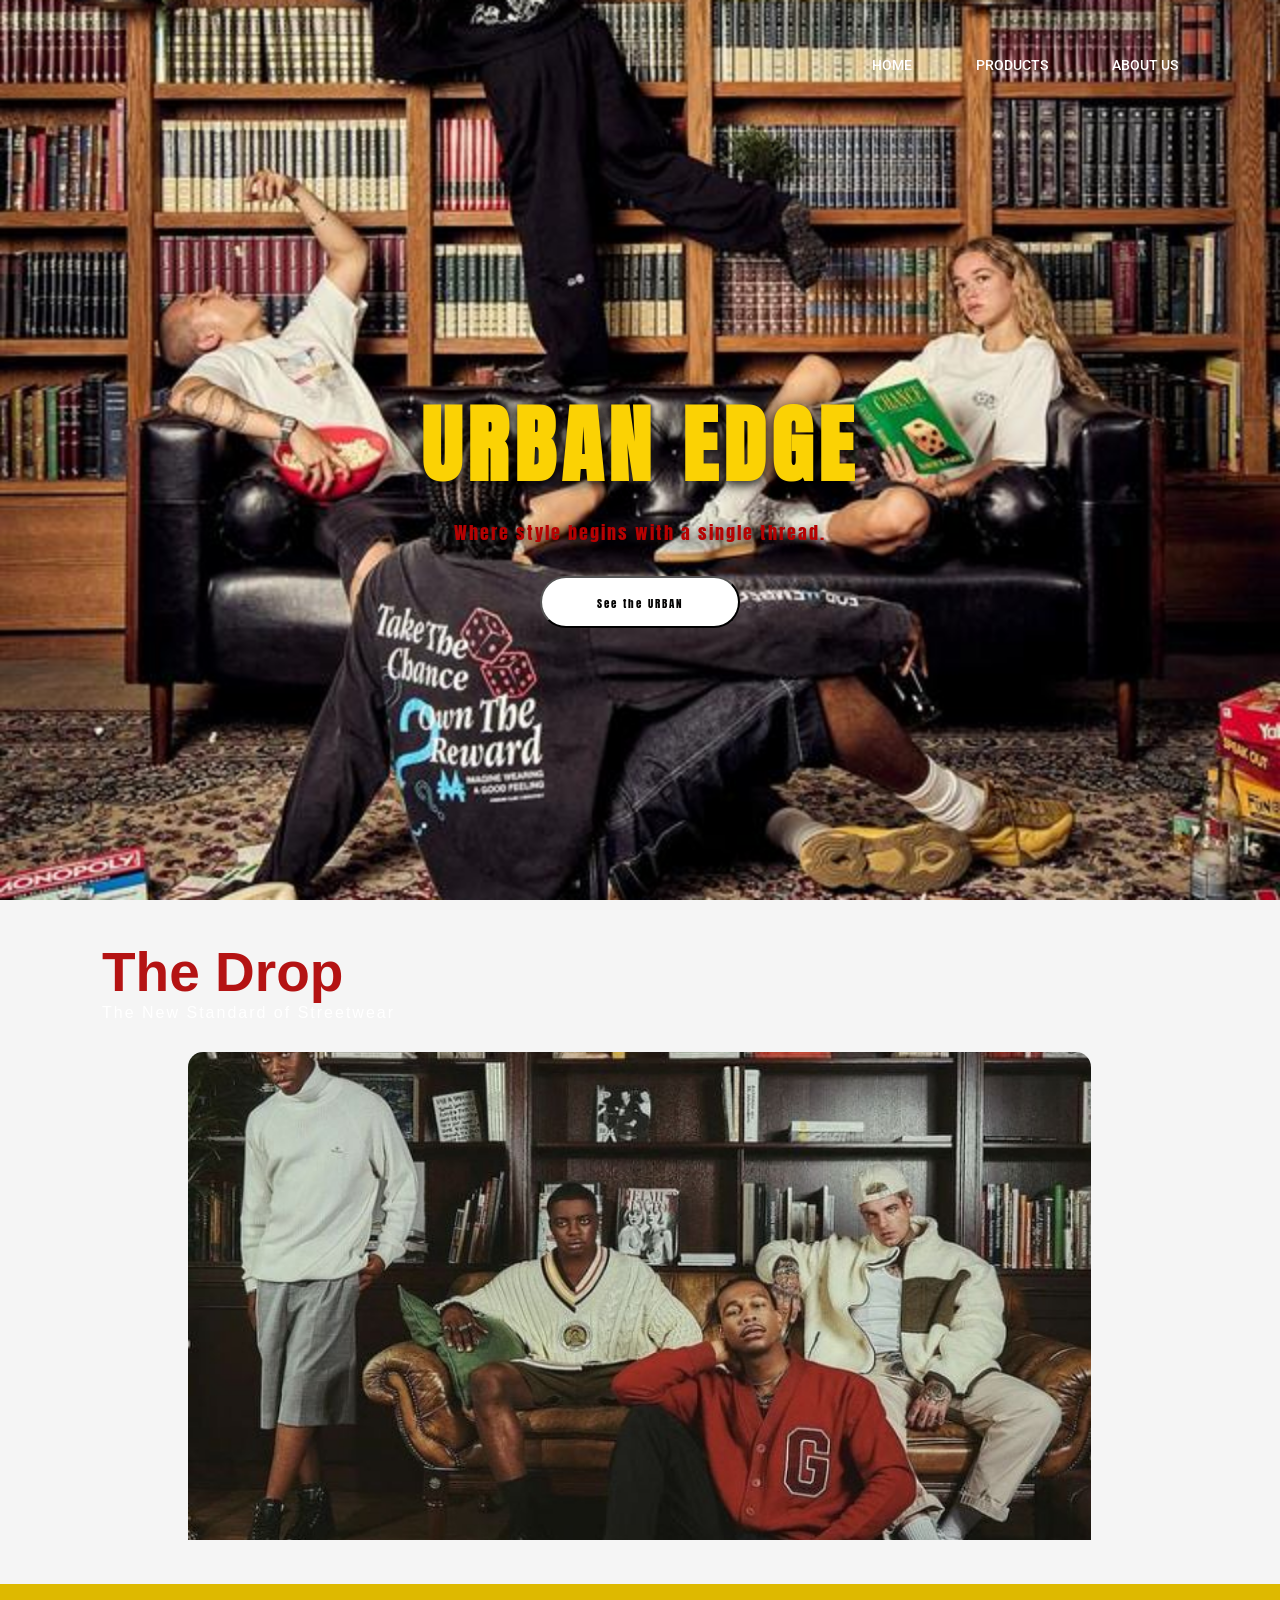
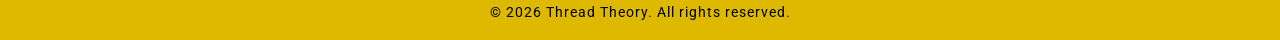
<file: index.html>
<!DOCTYPE html>
<html>
    <head>
        <meta name="viewport" content="width=device-width, initial-scale=1.0">
        <link rel="stylesheet" href="style.css">
        
        <link href="https://fonts.googleapis.com/css2?family=Anton&display=swap" rel="stylesheet"><link href="https://fonts.googleapis.com/css2?family=Roboto:ital,wght@0,100..900;1,100..900&display=swap" rel="stylesheet">
    </head>
    <body>
    <div class="container">
        <div class="navbar">
            <nav>
                <ul>
                    <li><a href="index.html">HOME</a></li>
                    <li><a href="product.html">PRODUCTS</a></li>
                    <li><a href="contact.html">ABOUT US</a></li>
                </ul>
            </nav>
        </div>
         <div class="row">
        <div class="col">
            <h1>URBAN EDGE</h1>
            <p>Where style begins with a single thread.</p>
             <button type="button"><a href="product.html">See the URBAN</a></button>
        </div>
    </div>
    </div>


    <!-- IFRAME -->
     <div class="product-frame">
        <iframe src="iframe.html"></iframe>
     </div>



    <!-- FOOTER -->
<footer class="footer">
    <p>© 2026 Thread Theory. All rights reserved.</p>
</footer>

</div>
</html>
</file>
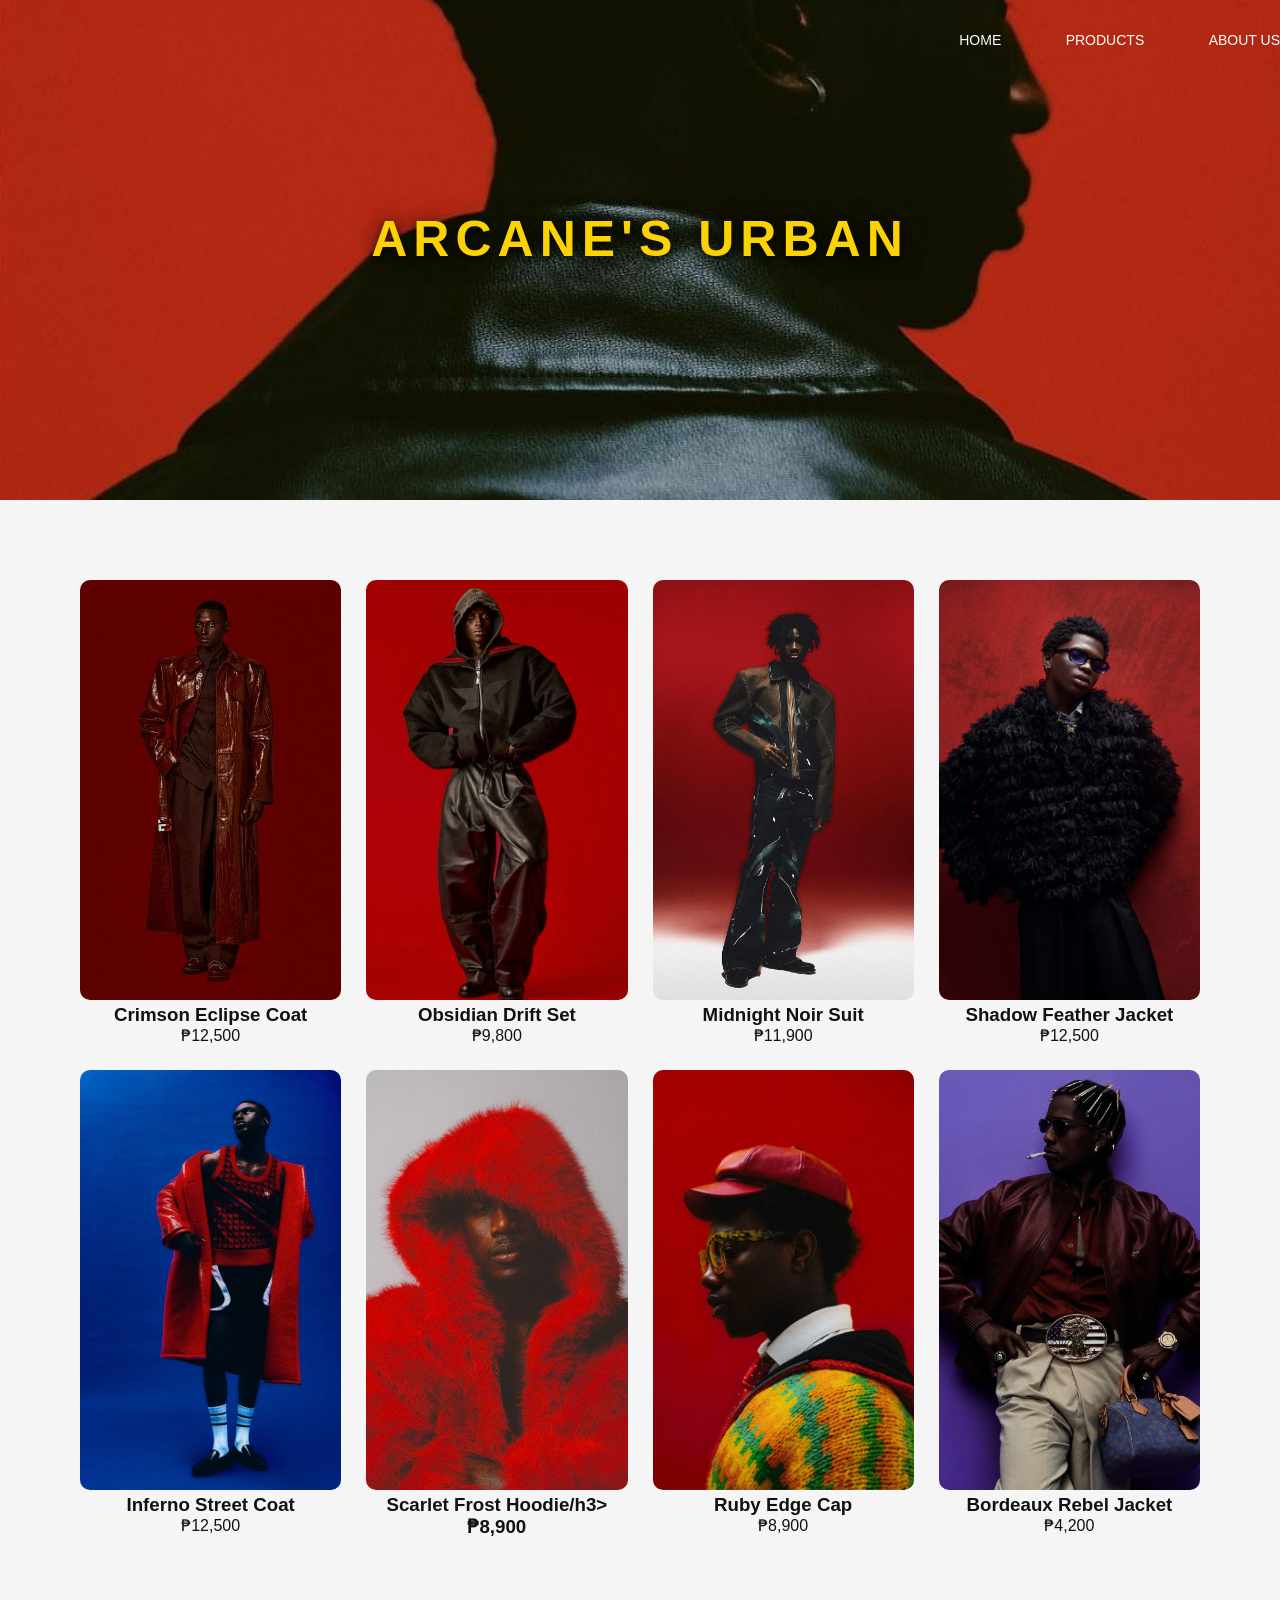
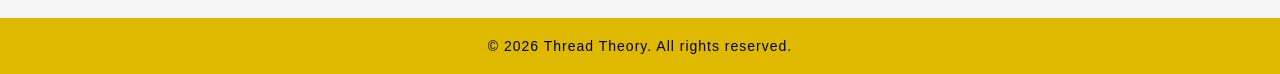
<file: collection1.html>
<!DOCTYPE html>
<html>
<head>
    <link rel="stylesheet" href="style.css">
</head>
<body>
    <div class="Collection1">
        <div class="navbar">
            <nav>
                <ul>
                    <li><a href="index.html">HOME</a></li>
                    <li><a href="product.html">PRODUCTS</a></li>
                    <li><a href="contact.html">ABOUT US</a></li>
                </ul>
            </nav>
        </div>
        <h1>ARCANE's URBAN</h1>
        </div>
 


    
    <div class="collection">

    <div class="product">
        <img src="image/c1-pr1.jpg">

        <div class="overlay">
            <p>A bold glossy leather trench designed to command attention with its deep crimson shine.</p>
            <a  class="collection-btn">BUY</a>>
        </div>

        <h3>Crimson Eclipse Coat</h3>
        <p>₱12,500</p>
    </div>

    <div class="product">
        <img src="image/c1-pr2.jpg">

        <div class="overlay">
            <p>A sleek futuristic leather set that blends streetwear attitude with modern minimalism.</p>
            <a  class="collection-btn">BUY</a>>
        </div>

        <h3>Obsidian Drift Set</h3>
        <p>₱9,800</p>
    </div>

    <div class="product">
        <img src="image/c1-pr3.jpg">

        <div class="overlay">
            <p>A dark high-fashion ensemble that delivers mystery and elegance in every step.</p>
           <a  class="collection-btn">BUY</a>>
        </div>

        <h3>Midnight Noir Suit</h3>
        <p>₱11,900</p>
    </div>

      <div class="product">
        <img src="image/c1-pr4.jpg">

        <div class="overlay">
            <p>A dramatic textured jacket that adds volume and luxury to any night look.</p>
            <a  class="collection-btn">BUY</a>>
        </div>

        <h3>Shadow Feather Jacket</h3>
        <p>₱12,500</p>
    </div>

    <div class="product">
        <img src="image/c1-pr5.jpg">

        <div class="overlay">
            <p>A vibrant red layered coat built for bold street style and confident movement.</p>
            <a  class="collection-btn">BUY</a>>
        </div>

        <h3>Inferno Street Coat</h3>
        <p>₱12,500 </p>
    </div>

    <div class="product">
        <img src="image/c1-pr6.jpg">

        <div class="overlay">
        <p>A plush oversized hoodie designed for warmth while keeping an edgy urban aesthetic.</p>
        <a  class="collection-btn">BUY</a>>
        </div>

        <h3>Scarlet Frost Hoodie/h3>
        <p>₱8,900</p>
    </div>

    <div class="product">
        <img src="image/c1-pr7.jpg">

        <div class="overlay">
            <p>A sleek red leather cap that adds a sharp modern accent to casual outfits.</p>
           <a  class="collection-btn">BUY</a>>
        </div>

        <h3>Ruby Edge Cap</h3>
        <p>₱8,900</p>
    </div>

    <div class="product">
        <img src="image/c1-pr8.jpg">

        <div class="overlay">
            <p>A deep burgundy leather jacket that blends vintage attitude with modern luxury</p>
            <a  class="collection-btn">BUY</a>>
        </div>

        <h3>Bordeaux Rebel Jacket</h3>
        <p>₱4,200</p>
    </div>

</div>

    <!-- FOOTER -->
<footer class="footer">
    <p>© 2026 Thread Theory. All rights reserved.</p>
</footer>


</body>
</html>
</file>
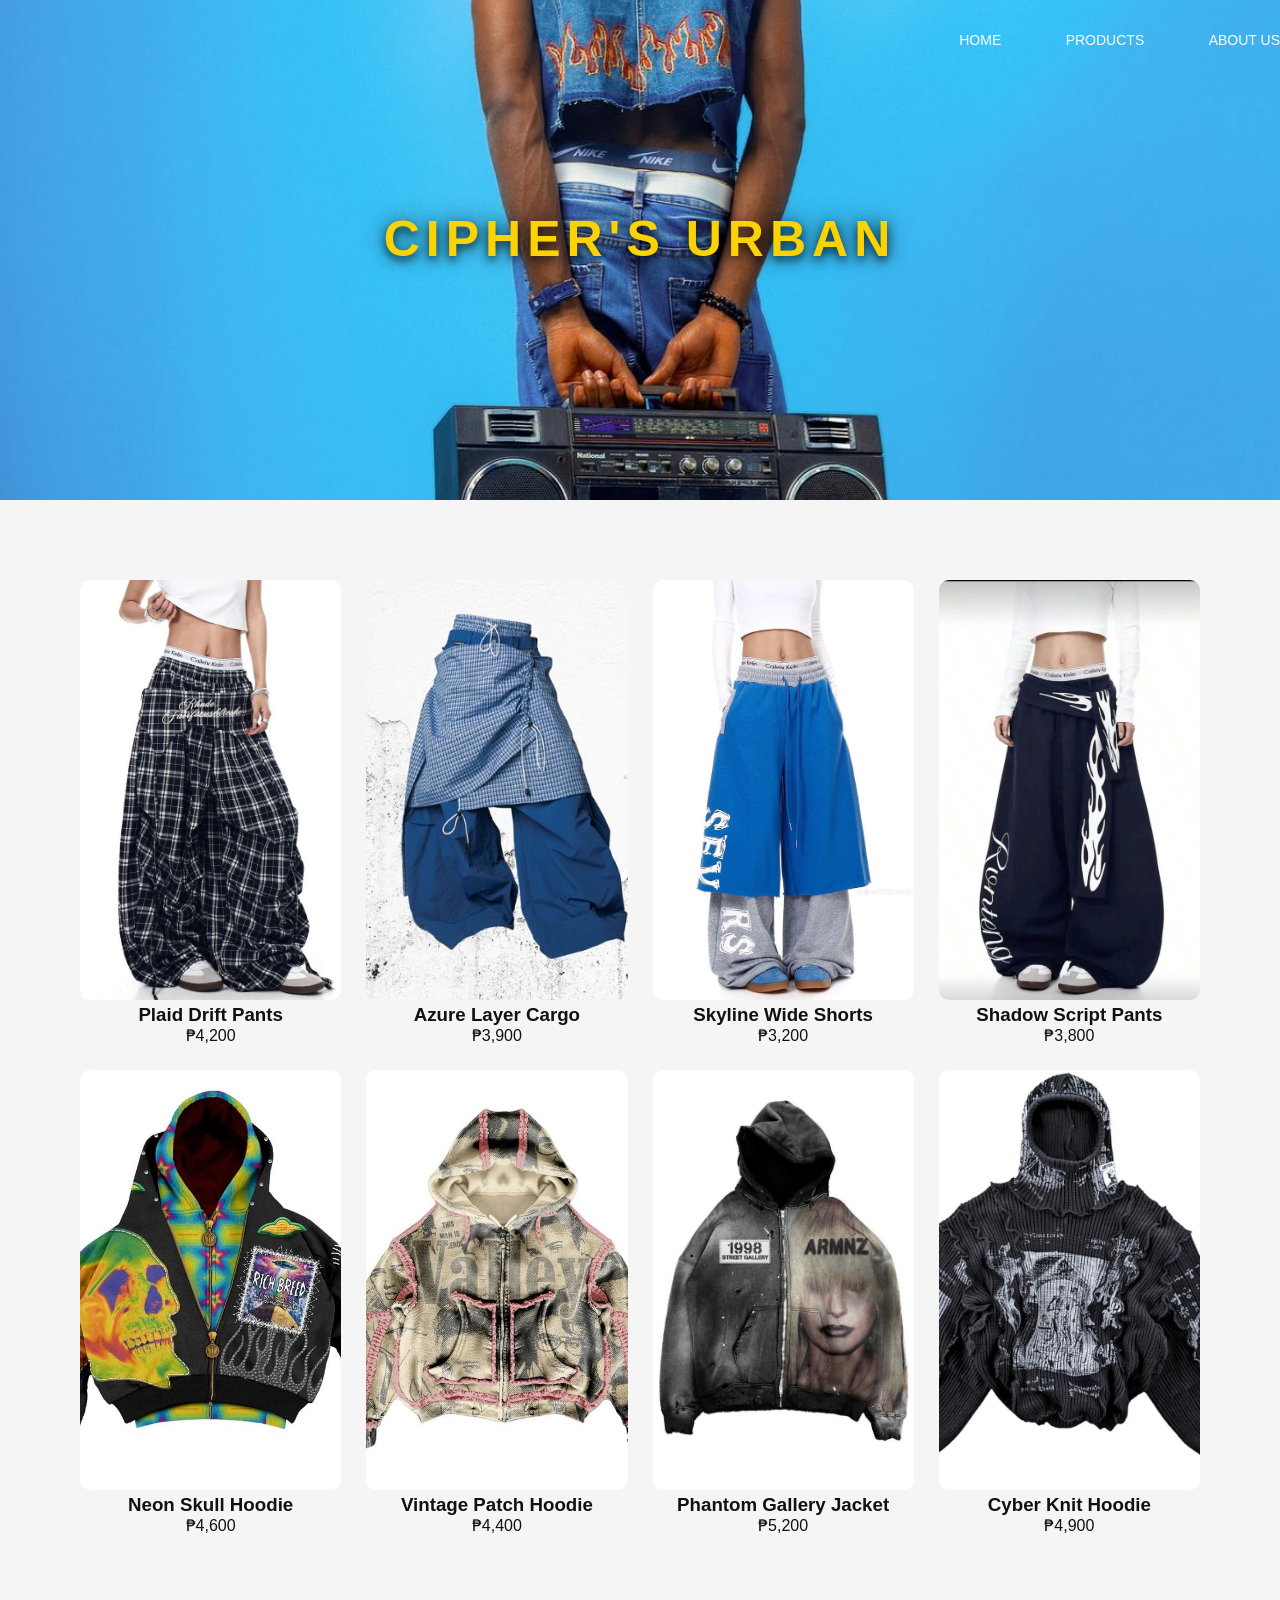
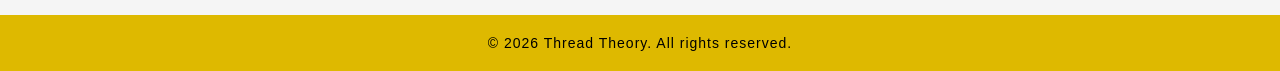
<file: collection2.html>
<!DOCTYPE html>
<html>
<head>
    <link rel="stylesheet" href="style.css">
</head>
<body>

<div class="Collection2">
    <div class="navbar">
        <nav>
            <ul>
                <li><a href="index.html">HOME</a></li>
                <li><a href="product.html">PRODUCTS</a></li>
                <li><a href="contact.html">ABOUT US</a></li>
            </ul>
        </nav>
    </div>
    <h1>CIPHER's URBAN</h1>
</div>


<div class="collection">

    <div class="product">
        <img src="image/c2-pr1.jpg">

        <div class="overlay">
            <p>Oversized plaid trousers with a relaxed streetwear vibe.</p>
            <a class="collection-btn">BUY</a>
        </div>

        <h3>Plaid Drift Pants</h3>
        <p>₱4,200</p>
    </div>

    <div class="product">
        <img src="image/c2-pr2.jpg">

        <div class="overlay">
            <p>Layered blue cargo pants with a modern utility design.</p>
            <a class="collection-btn">BUY</a>
        </div>

        <h3>Azure Layer Cargo</h3>
        <p>₱3,900</p>
    </div>

    <div class="product">
        <img src="image/c2-pr3.jpg">

        <div class="overlay">
            <p>Loose sporty shorts made for comfort and bold style.</p>
            <a class="collection-btn">BUY</a>
        </div>

        <h3>Skyline Wide Shorts</h3>
        <p>₱3,200</p>
    </div>

    <div class="product">
        <img src="image/c2-pr4.jpg">

        <div class="overlay">
            <p>Dark wide-leg pants featuring striking graphic lettering.</p>
            <a class="collection-btn">BUY</a>
        </div>

        <h3>Shadow Script Pants</h3>
        <p>₱3,800</p>
    </div>

    <div class="product">
        <img src="image/c2-pr5.jpg">

        <div class="overlay">
            <p>A colorful hoodie with vibrant skull artwork and street attitude.</p>
            <a class="collection-btn">BUY</a>
        </div>

        <h3>Neon Skull Hoodie</h3>
        <p>₱4,600</p>
    </div>

    <div class="product">
        <img src="image/c2-pr6.jpg">

        <div class="overlay">
            <p>Distressed hoodie with layered graphics for a retro look.</p>
            <a class="collection-btn">BUY</a>
        </div>

        <h3>Vintage Patch Hoodie</h3>
        <p>₱4,400</p>
    </div>

    <div class="product">
        <img src="image/c2-pr7.jpg">

        <div class="overlay">
            <p>Dark artistic jacket featuring bold portrait graphics.</p>
            <a class="collection-btn">BUY</a>
        </div>

        <h3>Phantom Gallery Jacket</h3>
        <p>₱5,200</p>
    </div>

    <div class="product">
        <img src="image/c2-pr8.jpg">

        <div class="overlay">
            <p>Textured black hoodie with futuristic layered detailing.</p>
            <a class="collection-btn">BUY</a>
        </div>

        <h3>Cyber Knit Hoodie</h3>
        <p>₱4,900</p>
    </div>

</div>


<!-- FOOTER -->
<footer class="footer">
    <p>© 2026 Thread Theory. All rights reserved.</p>
</footer>

</body>
</html>
</file>
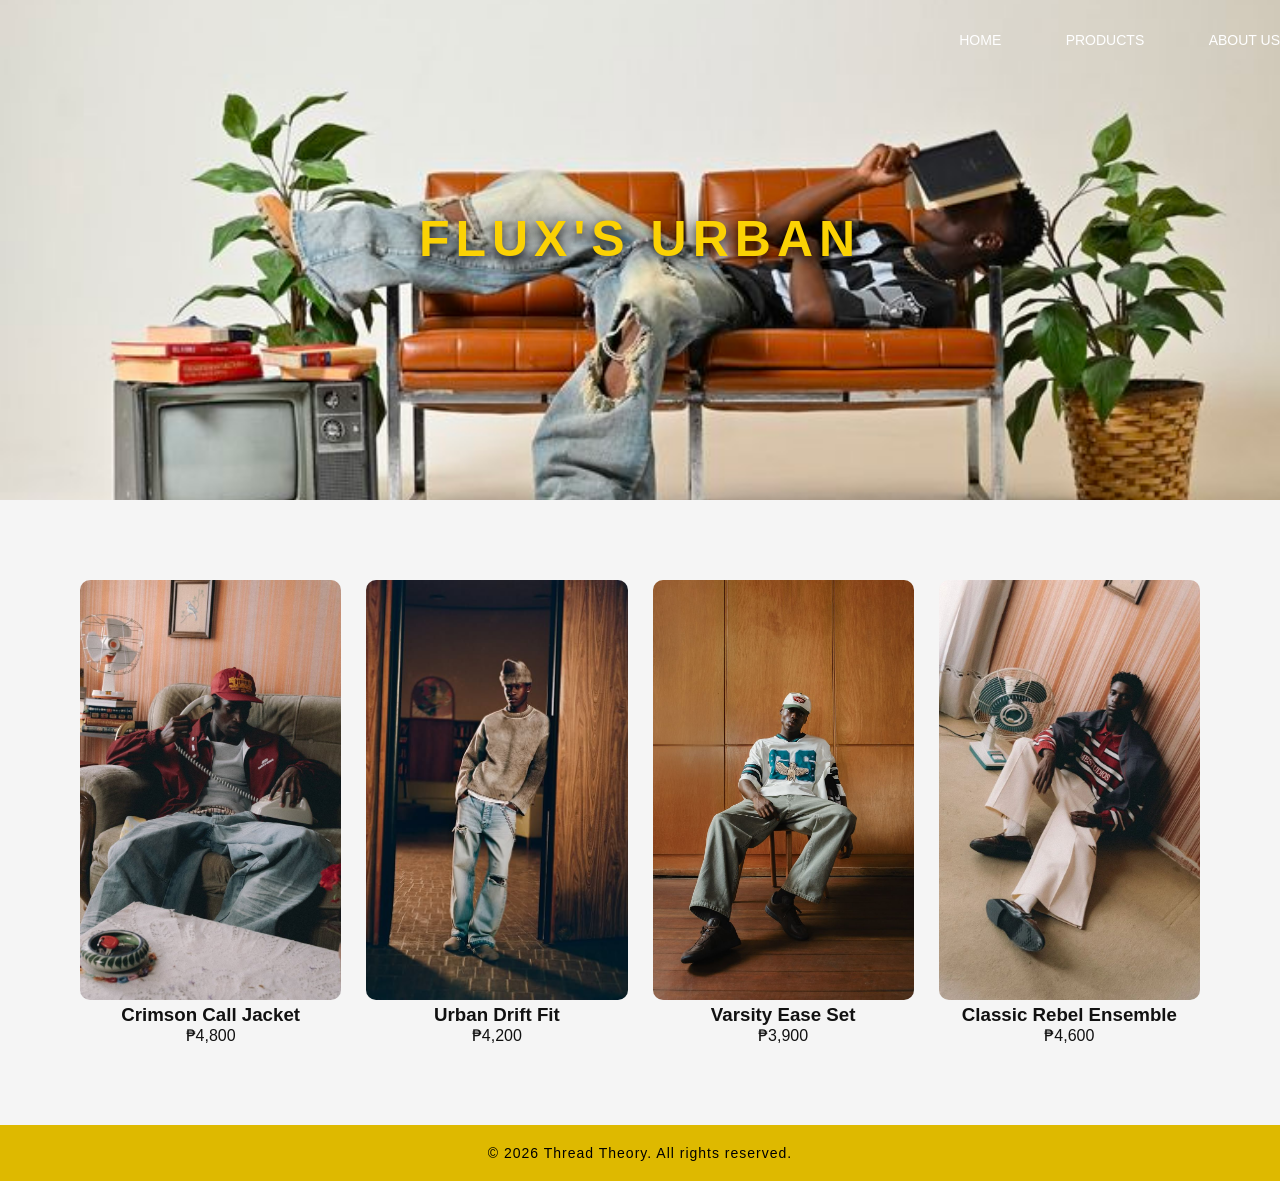
<file: collection3.html>
<!DOCTYPE html>
<html>
<head>
    <link rel="stylesheet" href="style.css">
</head>
<body>

<div class="Collection3">
    <div class="navbar">
        <nav>
            <ul>
                <li><a href="index.html">HOME</a></li>
                <li><a href="product.html">PRODUCTS</a></li>
                <li><a href="contact.html">ABOUT US</a></li>
            </ul>
        </nav>
    </div>
    <h1>FLUX's URBAN</h1>
</div>


<div class="collection">

    <div class="product">
        <img src="image/c3-pr1.jpg">

        <div class="overlay">
            <p>A relaxed vintage-inspired street jacket paired with loose denim for effortless urban style.</p>
            <a class="collection-btn">BUY</a>
        </div>

        <h3>Crimson Call Jacket</h3>
        <p>₱4,800</p>
    </div>

    <div class="product">
        <img src="image/c3-pr2.jpg">

        <div class="overlay">
            <p>A casual layered outfit blending neutral tones with modern streetwear attitude.</p>
            <a class="collection-btn">BUY</a>
        </div>

        <h3>Urban Drift Fit</h3>
        <p>₱4,200</p>
    </div>

    <div class="product">
        <img src="image/c3-pr3.jpg">

        <div class="overlay">
            <p>A sporty retro-inspired look combining oversized denim and a bold varsity tee.</p>
            <a class="collection-btn">BUY</a>
        </div>

        <h3>Varsity Ease Set</h3>
        <p>₱3,900</p>
    </div>

    <div class="product">
        <img src="image/c3-pr4.jpg">

        <div class="overlay">
            <p>A refined street outfit mixing tailored trousers with a bold statement jacket.</p>
            <a class="collection-btn">BUY</a>
        </div>

        <h3>Classic Rebel Ensemble</h3>
        <p>₱4,600</p>
    </div>

</div>


<!-- FOOTER -->
<footer class="footer">
    <p>© 2026 Thread Theory. All rights reserved.</p>
</footer>

</body>
</html>
</file>
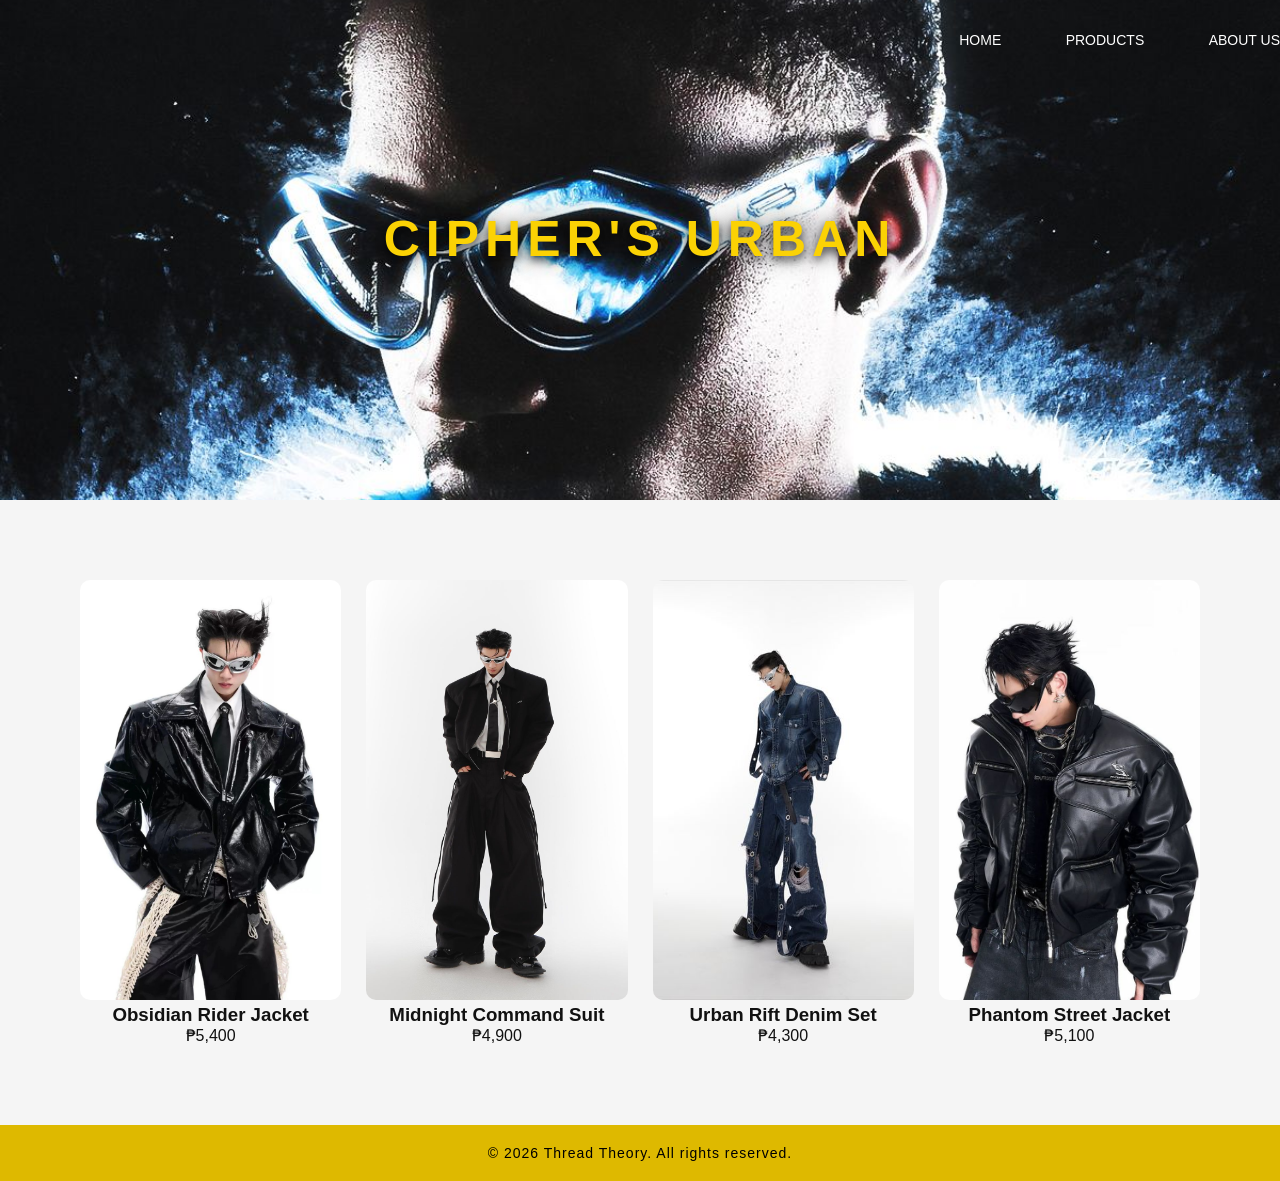
<file: collection4.html>
<!DOCTYPE html>
<html>
<head>
    <link rel="stylesheet" href="style.css">
</head>
<body>

<div class="Collection4">
    <div class="navbar">
        <nav>
            <ul>
                <li><a href="index.html">HOME</a></li>
                <li><a href="product.html">PRODUCTS</a></li>
                <li><a href="contact.html">ABOUT US</a></li>
            </ul>
        </nav>
    </div>
    <h1>CIPHER's URBAN</h1>
</div>


<div class="collection">

    <div class="product">
        <img src="image/c4-pr1.jpg">

        <div class="overlay">
            <p>A glossy black leather jacket styled with bold street attitude and futuristic edge.</p>
            <a class="collection-btn">BUY</a>
        </div>

        <h3>Obsidian Rider Jacket</h3>
        <p>₱5,400</p>
    </div>

    <div class="product">
        <img src="image/c4-pr2.jpg">

        <div class="overlay">
            <p>A sleek oversized black suit designed for powerful modern fashion statements.</p>
            <a class="collection-btn">BUY</a>
        </div>

        <h3>Midnight Command Suit</h3>
        <p>₱4,900</p>
    </div>

    <div class="product">
        <img src="image/c4-pr3.jpg">

        <div class="overlay">
            <p>A distressed oversized denim outfit blending rugged texture with contemporary street style.</p>
            <a class="collection-btn">BUY</a>
        </div>

        <h3>Urban Rift Denim Set</h3>
        <p>₱4,300</p>
    </div>

    <div class="product">
        <img src="image/c4-pr4.jpg">

        <div class="overlay">
            <p>A structured leather street jacket that delivers a sharp and confident urban look.</p>
            <a class="collection-btn">BUY</a>
        </div>

        <h3>Phantom Street Jacket</h3>
        <p>₱5,100</p>
    </div>

</div>


<!-- FOOTER -->
<footer class="footer">
    <p>© 2026 Thread Theory. All rights reserved.</p>
</footer>

</body>
</html>
</file>
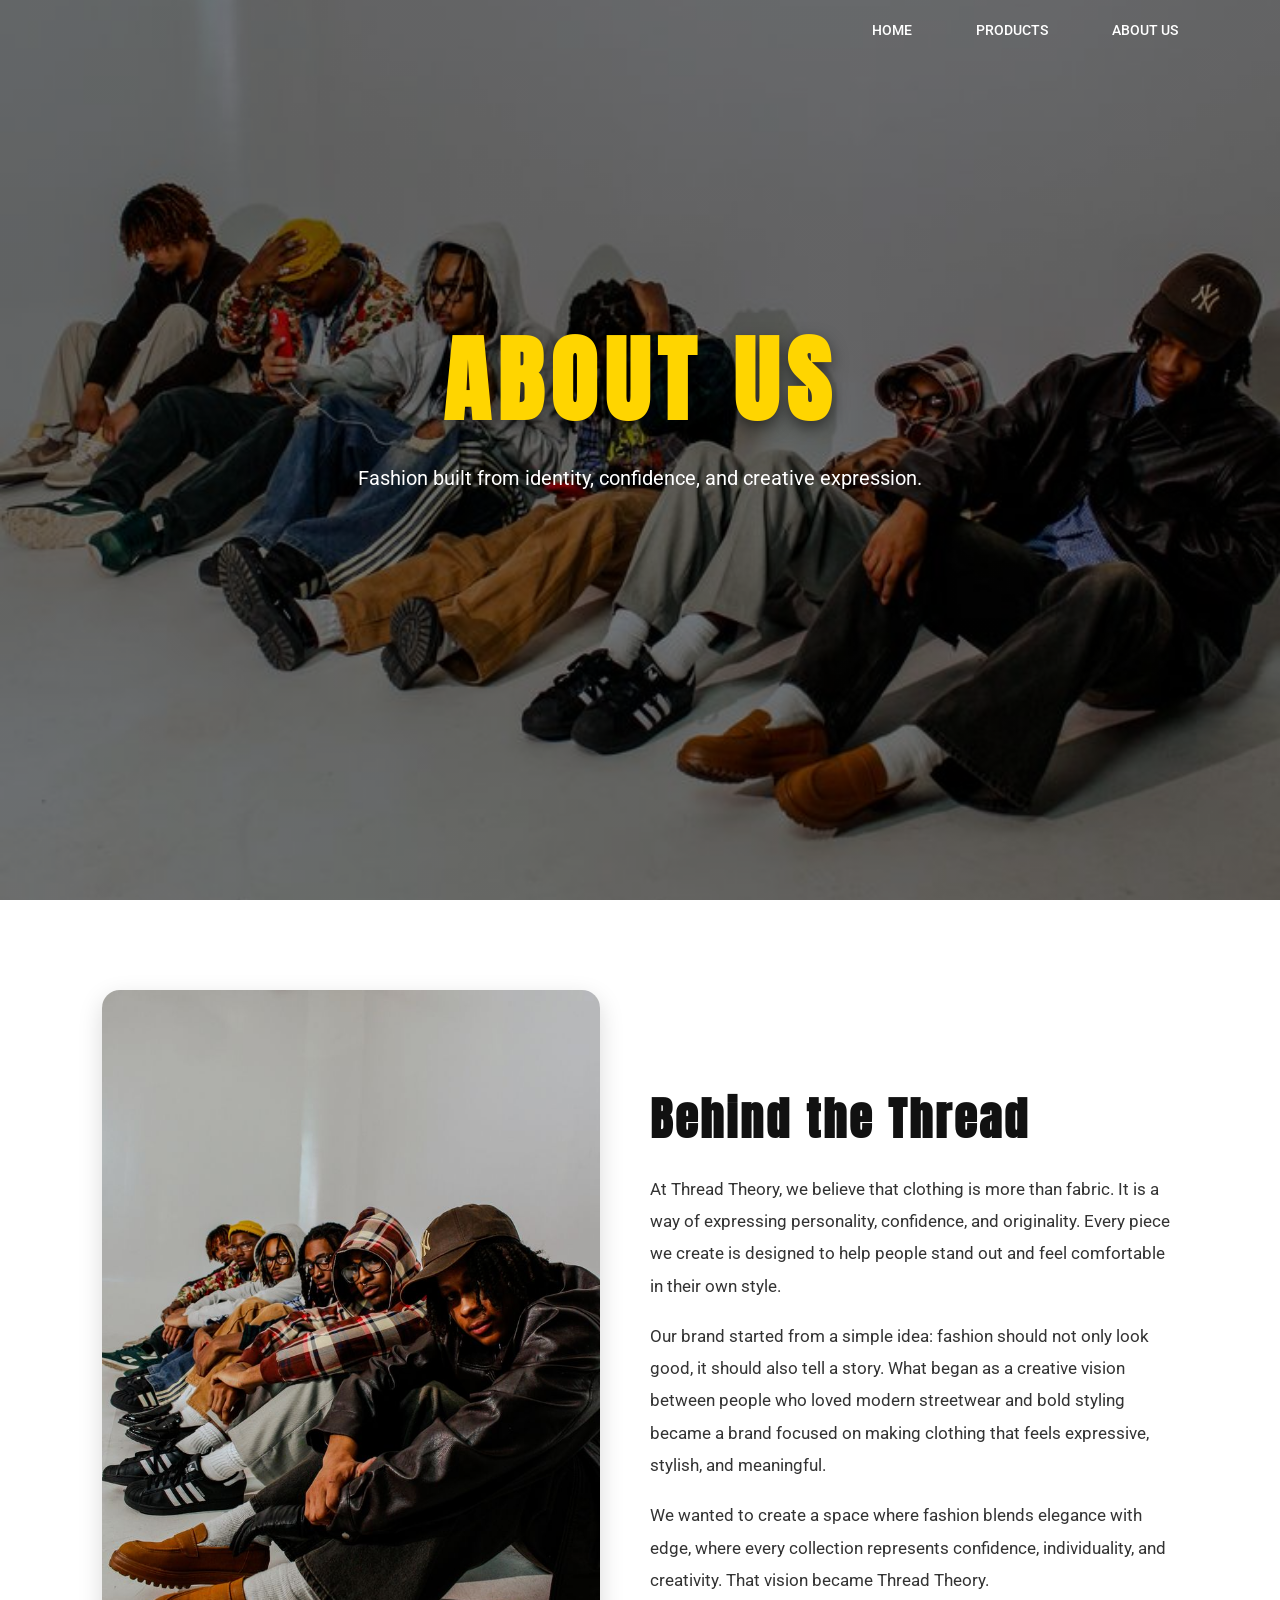
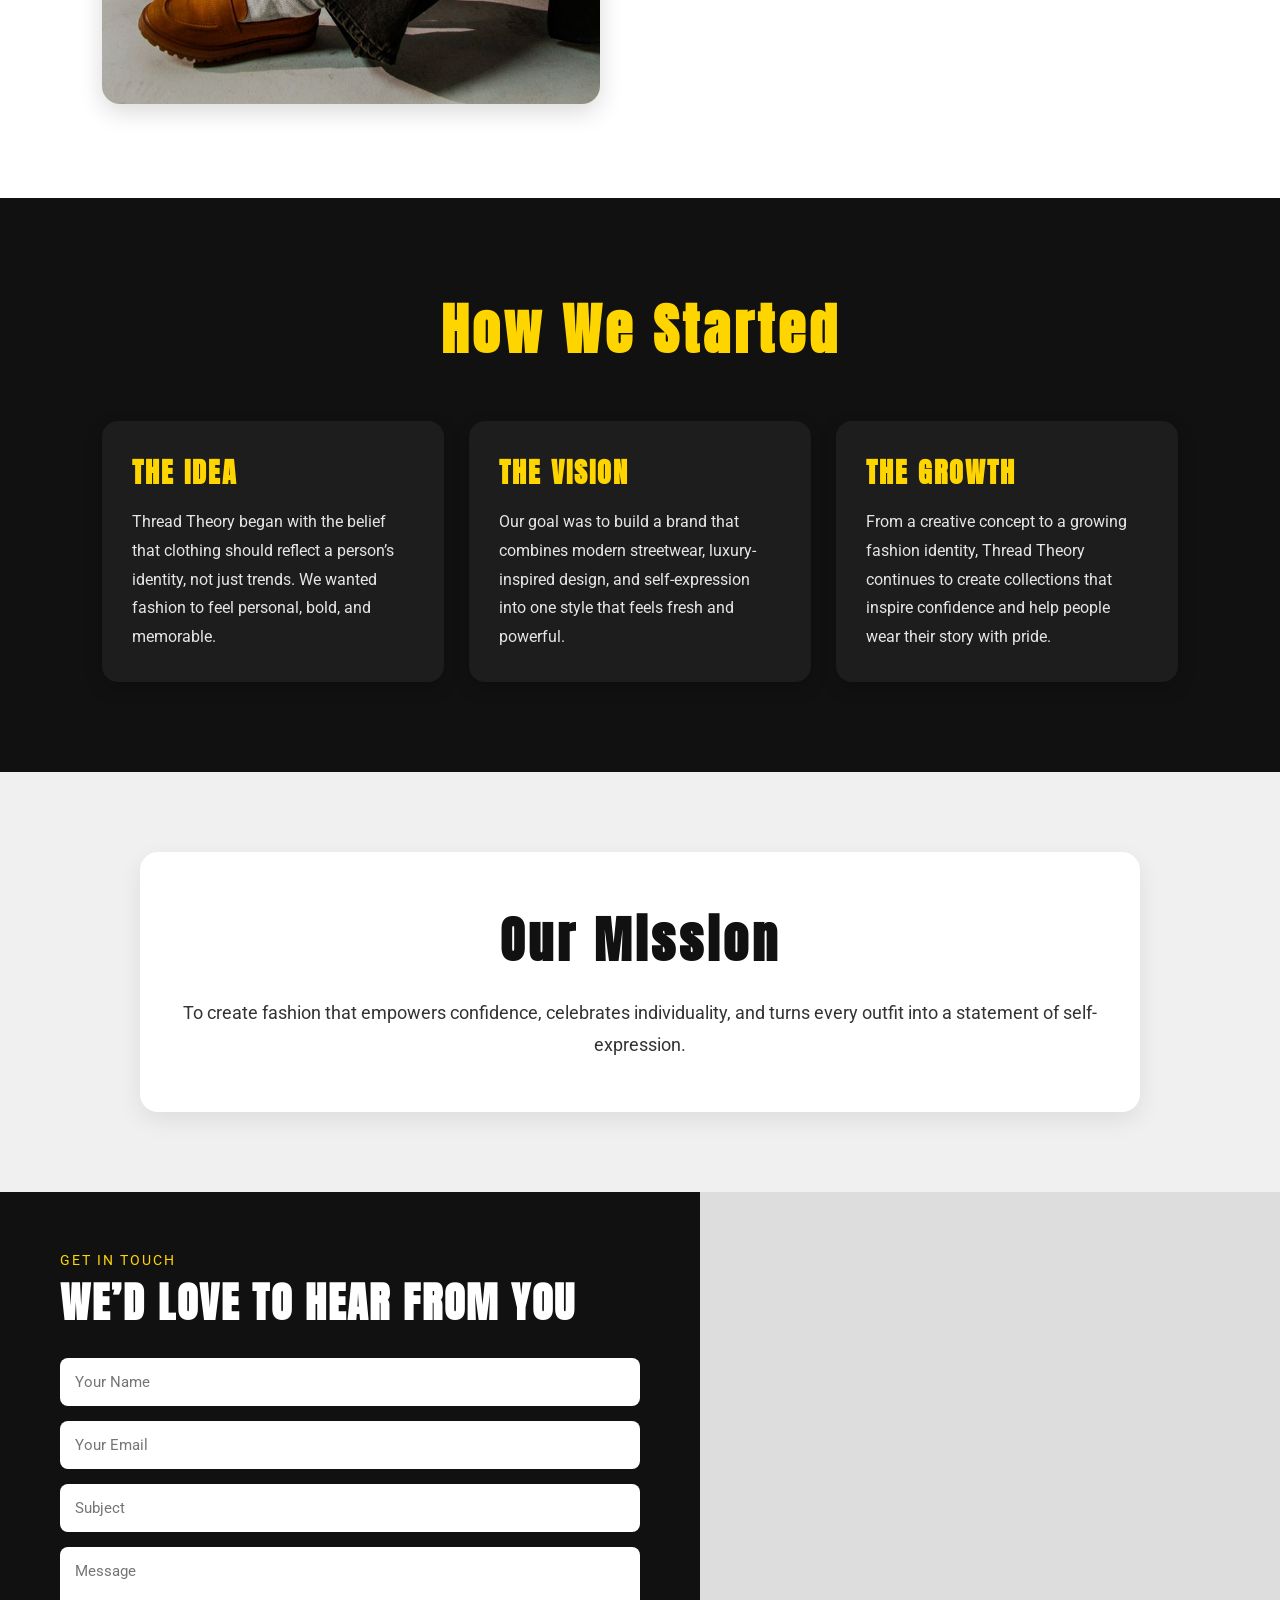
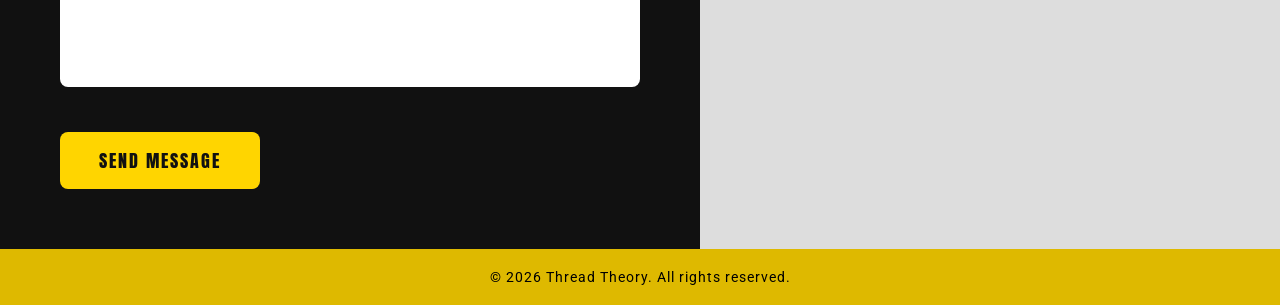
<file: contact.html>
<!DOCTYPE html>
<html lang="en">
<head>
    <meta charset="UTF-8">
    <meta name="viewport" content="width=device-width, initial-scale=1.0">
    <link rel="stylesheet" href="style.css">
    <link href="https://fonts.googleapis.com/css2?family=Anton&family=Roboto:wght@300;400;500;700&display=swap" rel="stylesheet">
</head>
<body>

    <!-- HERO SECTION -->
    <div class="about-hero">
        <div class="navbar">


            <nav>
                <ul>
                    <li><a href="index.html">HOME</a></li>
                    <li><a href="product.html">PRODUCTS</a></li>
                    <li><a href="contact.html">ABOUT US</a></li>
                </ul>
            </nav>

        </div>

        <div class="hero-content">
            <h1>ABOUT US</h1>
            <p>Fashion built from identity, confidence, and creative expression.</p>
        </div>
    </div>

    <!-- BRAND STORY -->
    <section class="about-section">
        <div class="about-image">
            <img src="image/a1.jpg" alt="Thread Theory Style">
        </div>

        <div class="about-text-box">
            <h2>Behind the Thread</h2>
            <p>
                At Thread Theory, we believe that clothing is more than fabric. It is a way of expressing
                personality, confidence, and originality. Every piece we create is designed to help people
                stand out and feel comfortable in their own style.
            </p>
            <p>
                Our brand started from a simple idea: fashion should not only look good, it should also tell
                a story. What began as a creative vision between people who loved modern streetwear and bold
                styling became a brand focused on making clothing that feels expressive, stylish, and meaningful.
            </p>
            <p>
                We wanted to create a space where fashion blends elegance with edge, where every collection
                represents confidence, individuality, and creativity. That vision became Thread Theory.
            </p>
        </div>
    </section>

    <!-- HOW THE BUSINESS STARTED -->
    <section class="origin-section">
        <div class="origin-heading">
            <h2>How We Started</h2>
        </div>

        <div class="origin-cards">
            <div class="origin-card">
                <h3>THE IDEA</h3>
                <p>
                    Thread Theory began with the belief that clothing should reflect a person’s identity,
                    not just trends. We wanted fashion to feel personal, bold, and memorable.
                </p>
            </div>

            <div class="origin-card">
                <h3>THE VISION</h3>
                <p>
                    Our goal was to build a brand that combines modern streetwear, luxury-inspired design,
                    and self-expression into one style that feels fresh and powerful.
                </p>
            </div>

            <div class="origin-card">
                <h3>THE GROWTH</h3>
                <p>
                    From a creative concept to a growing fashion identity, Thread Theory continues to create
                    collections that inspire confidence and help people wear their story with pride.
                </p>
            </div>
        </div>
    </section>

    <!-- MISSION -->
    <section class="mission-section">
        <div class="mission-box">
            <h2>Our Mission</h2>
            <p>
                To create fashion that empowers confidence, celebrates individuality, and turns every outfit
                into a statement of self-expression.
            </p>
        </div>
    </section>

    <!-- CONTACT + MAP -->
    <section class="contact-map-section">

        <div class="contact-box">
            <p class="small-text">GET IN TOUCH</p>
            <h2>WE’D LOVE TO HEAR FROM YOU</h2>

            <form>
                <input type="text" placeholder="Your Name">
                <input type="email" placeholder="Your Email">
                <input type="text" placeholder="Subject">
                <textarea placeholder="Message"></textarea>
                <button type="submit">SEND MESSAGE</button>
            </form>
        </div>

        <div class="map-box">
            <iframe 
                src="https://www.google.com/maps/embed?pb=!1m18!1m12!1m3!1d3925.591251070001!2d123.8785590735449!3d10.294480767901405!2m3!1f0!2f0!3f0!3m2!1i1024!2i768!4f13.1!3m3!1m2!1s0x33a99c015a4bf233%3A0x95d783198f4634f8!2sCebu%20Institute%20of%20Technology%20-%20University!5e0!3m2!1sen!2sph!4v1773152812237!5m2!1sen!2sph"
                loading="lazy"
                referrerpolicy="no-referrer-when-downgrade">
            </iframe>
        </div>

    </section>

    <!-- FOOTER -->
    <footer class="footer">
        <p>© 2026 Thread Theory. All rights reserved.</p>
    </footer>

</body>
</html>
</file>
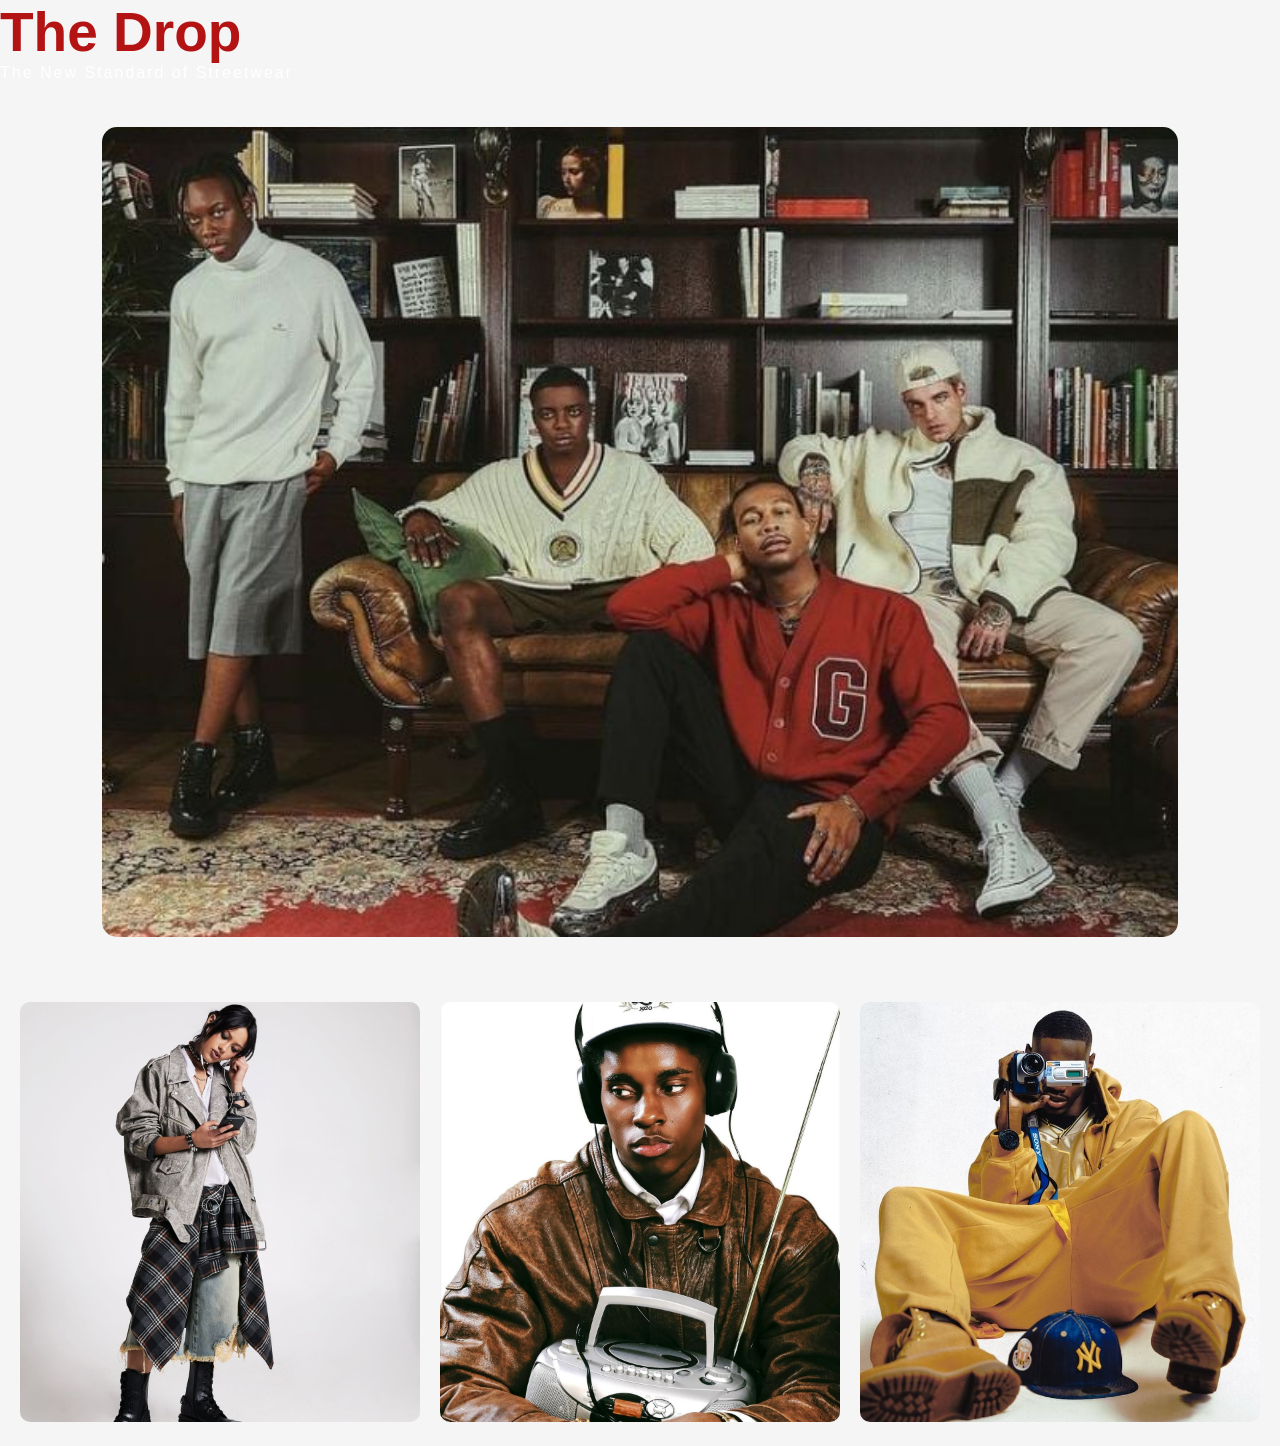
<file: iframe.html>
<!DOCTYPE html>
<html>
    <head>
        <link rel="stylesheet" href="style.css">
    </head>
    <body>
      
<div class="i-h1">
<header>
    <h1>The Drop</h1>
    <p style="letter-spacing:2px; color:white;">The New Standard of Streetwear</p>
</header>
</div>

<!-- IFRAME SECTION -->

<div class="ip">
    <img src="image/p7.jpg" alt="streetwear">
</div>


        <div class="products">
    <div class="product">
        <img src="image/p1.jpg">
       
    </div>

    <div class="product">
        <img src="image/p2.jpg">
        
    </div>

    <div class="product">
        <img src="image/p4.jpg">
        
    </div>
</div>



</body>
</html>

    </body>
</html>
</file>
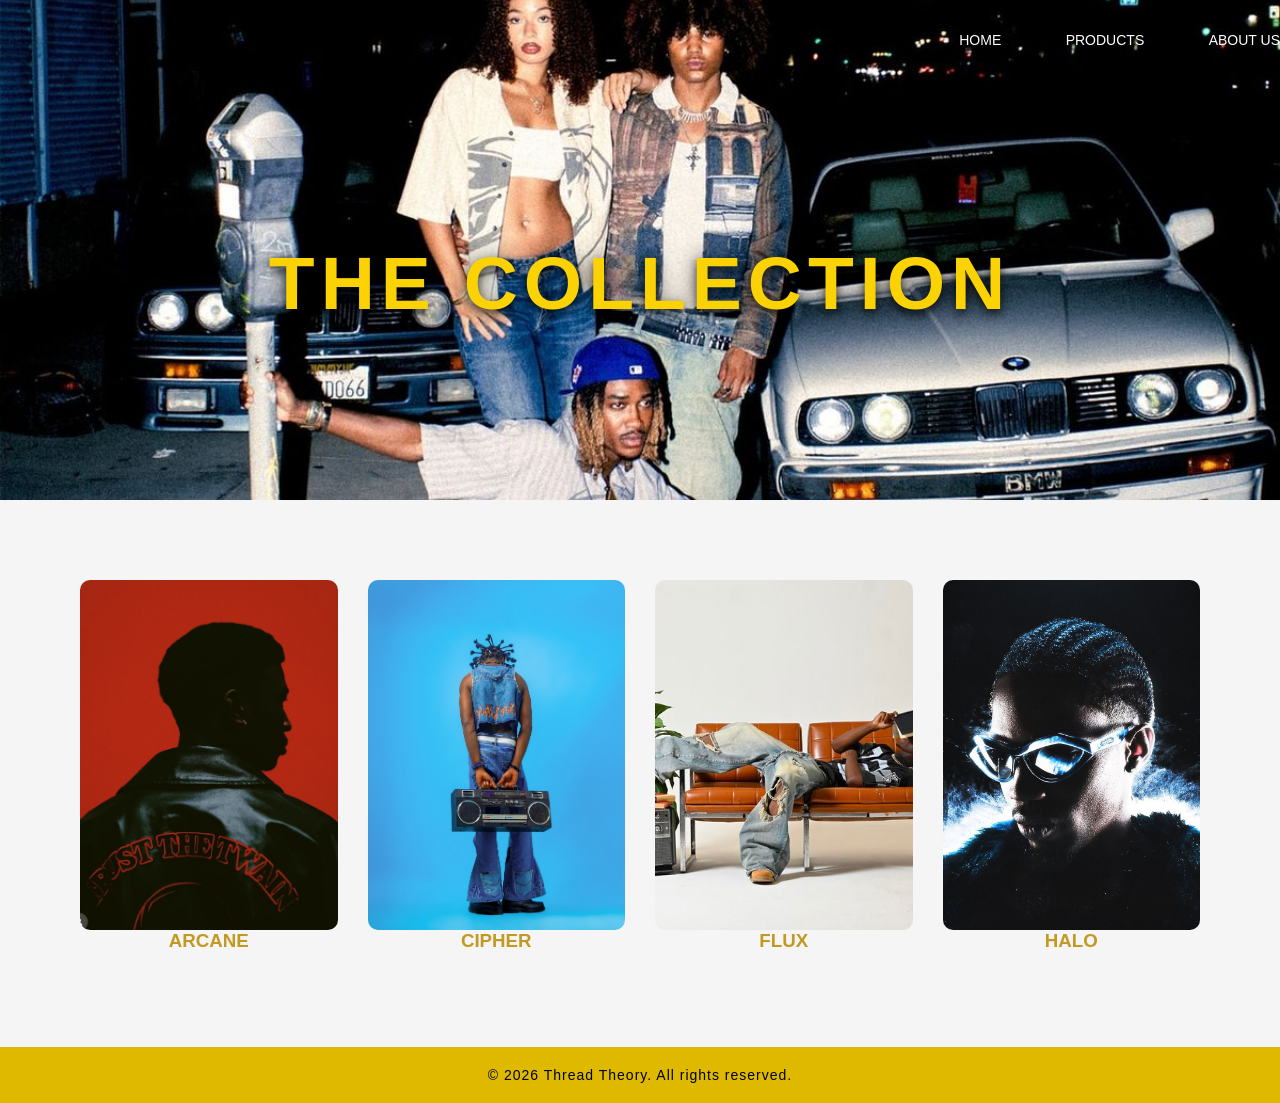
<file: product.html>
<!DOCTYPE html>
<html>
<head>
    <link rel="stylesheet" href="style.css">
</head>
<body>
    <div class="product-h">
        <div class="navbar">
            <nav>
                <ul>
                    <li><a href="index.html">HOME</a></li>
                    <li><a href="product.html">PRODUCTS</a></li>
                    <li><a href="contact.html">ABOUT US</a></li>
                </ul>
            </nav>
        </div>
        <h1>THE COLLECTION</h1>
        </div>

<!-- COLLECTIONS SECTION -->
 
 <div class="collection1">

    <div class="collection-c">
        <img src="image/collection-c1.jpg">

        <div class="overlay">
            <p>Streetwear infused with a sense of old-world mystery and modern-day edge.</p>
            <a href="collection1.html" class="collection-btn">SEE THE COLLECTION</a>
        </div>

        <h3>ARCANE</h3>
    </div>

    <div class="collection-c">
        <img src="image/collection-c2.jpg">

        <div class="overlay">
            <p>Abstract patterns and cuts made for those who enjoy being an enigma.</p>
             <a href="collection2.html" class="collection-btn">SEE THE COLLECTION</a>
        </div>

        <h3>CIPHER</h3>
    </div>

    <div class="collection-c">
        <img src="image/collection-c3.jpg">

        <div class="overlay">
            <p>Gear that feels like it’s constantly evolving, blurring the lines between tech and soul.</p>
            <a href="collection3.html" class="collection-btn">SEE THE COLLECTION</a>
        </div>

        <h3>FLUX</h3>
    </div>

      <div class="collection-c">
        <img src="image/collection-c4.jpg">

        <div class="overlay">
            <p>A collection of ethereal, light-catching fabrics designed to make you stand out in the dark.</p>
             <a href="collection4.html" class="collection-btn">SEE THE COLLECTION</a>
        </div>

        <h3>HALO</h3>
    </div>

</div>


<!-- FOOTER -->
<footer class="footer">
    <p>© 2026 Thread Theory. All rights reserved.</p>
</footer>
</body>
</html>
</file>
<file: style.css>
*{
    margin: 0;
    padding: 0;
    font-family: 'Roboto', sans-serif;
}
body{
    margin: 0;
    overflow-x: hidden;
}

.container{
    width: 100%;
    height: 100vh;
    background-image: url(image/c5.jpg);
    background-position: center;
    background-size: cover;
    padding-left: 8%;
    padding-right: 8%;
    box-sizing: border-box;
}
.navbar{
    height: 12%;
    display: flex;
    align-items: center;
}
.logo{
    width: 50px;
    cursor: pointer;
}
.menu-icon{
    width: 30px;
    cursor: pointer;
    margin-left: 40px;
}
nav{
    flex: 1;
    text-align: right;
}
nav ul li{
     list-style: none;
     display: inline-block;
     margin-left: 60px;
}
nav ul li a{
    text-decoration: none;
    color: hsl(50, 97%, 50%);
    font-size: 13px;
}
.row{
    display: flex;
    height: 88%;
    justify-content: center;   
    align-items: center;       
    text-align: center;
}
.col{
    flex-basis: 50%;
    display: flex;
    flex-direction: column;
    align-items: center;    
}
.col h1{
 font-family: 'Anton', sans-serif;
    color: hsl(50, 97%, 50%);
    font-size: 85px;
    text-align: center;
    letter-spacing: 6px;
    text-transform: uppercase;

    text-shadow:
        0 4px 10px rgba(0, 0, 0, 0.7),
        0 0 25px rgba(0, 0, 0, 0.6);
}
.col p{
    font-family: 'Anton', sans-serif;
      color: #b60202;
    font-size: 18px;
    letter-spacing: 2px;
    margin-top: 10px;
    text-shadow: 0 3px 8px rgba(0,0,0,0.7);
}

button{
     width: 200px;
    font-family: 'Anton', sans-serif;
    letter-spacing: 2px;
    background: white;
    color: black;
    border-radius: 30px;
    padding: 14px 0;
    margin-top: 30px;
    transition: 0.3s;
}

button a{
    text-decoration: none;
    color: rgb(4, 3, 3);
    font-size: 11px;
    font-family: 'Anton', sans-serif;
}

button:hover{
    background: #e10000;
}

/* IFRAME SECTION*/
.i-h1 h1{
    color: rgb(180, 19, 19);
    font-size: 55px;
    text-align: left;
}
.ip{
    width: 100%;
    height: 100vh;
    padding-left: 8%;
    padding-right: 8%;
    box-sizing: border-box;
    display:flex;
    justify-content:center;
    align-items:center;
}

.ip img{
    width:100%;
    max-height:90vh;
    object-fit:cover;
    border-radius:15px;
    transition: transform 0.3s ease;
}

.ip img:hover{
    transform:scale(1.05);
}
.product-frame{
    width: 84%;      
    margin: 40px auto;
}

.product-frame iframe{
    width: 100%;
    height: 600px;   
    border: none;
}
.products{
    display: grid;
    grid-template-columns: repeat(3, 1fr);
    gap: 20px;
    padding: 20px;
}

.product img{
    width: 100%;
    height: 420px;
    object-fit: cover;
    border-radius: 10px;
}

.product img{
    transition: transform 0.3s ease;
}

.product img:hover{
    transform: scale(1.05);
}

/* PRODUCTS */

.product-h{
    width: 100%;
    height: 500px;
    position: relative;
    overflow: hidden;
    background-image: url(image/c2.jpg);
    background-size: cover;
    background-position: center;
    background-repeat: no-repeat;
    background-color: #deb900;
}

.product-h h1{
   font-family: 'Anton', sans-serif;
    color: hsl(50, 97%, 50%);
    font-size: 50px;
    text-align: center;
    letter-spacing: 6px;
    text-transform: uppercase;

    text-shadow:
        0 4px 10px rgba(0, 0, 0, 0.7),
        0 0 25px rgba(0, 0, 0, 0.6);
}

.hero-text{
    
    text-align: center;
}

.product-h h1{
    font-size: 75px;
    text-align: center;
    margin-top: 180px;
}



/* COLLECTION-1 SECTION */
.collection1{
    display: grid;
    grid-template-columns: repeat(4, 1fr);
    gap: 30px;
    padding: 80px;
}
.collection-c h3{
    color: rgba(186, 140, 2, 0.865);
    margin-bottom: 15px;
    padding: 0 15px;
}
.collection-c{
    position: relative;
    text-align: center;
    overflow: hidden;
}

/* IMAGE */
.collection-c img{
    width: 100%;
    height: 350px;
    object-fit: cover;
    display: block;
    border-radius: 10px;
    transition: transform 0.3s ease;
}

/* ZOOM EFFECT */
.collection-c:hover img{
    transform: scale(1.05);
}

/* OVERLAY */
.collection-c .overlay{
   
    position: absolute;
    top: 0;
    left: 0;
    width: 100%;
    height: 100%;
    background: rgba(0,0,0,0.5);

    display: flex;
    flex-direction: column;
    justify-content: center;
    align-items: center;

    opacity: 0;
    transition: 0.3s ease;
    border-radius: 16px;
}


/* SHOW OVERLAY ON HOVER */
.collection-c:hover .overlay{
    opacity: 1;
}

.collection-c .overlay p{
    color: rgb(230, 173, 0);
    margin-bottom: 15px;
    padding: 0 15px;
}




/* SEE MORE BUTTON */
.collection-btn{
    display: inline-block;
    padding: 12px 22px;
    background: white;
    color: black;
    text-decoration: none;
    border-radius: 25px;

    font-family: 'Anton', sans-serif; /* font style */
    font-size: 13px;
    letter-spacing: 2px;
    text-transform: uppercase;

    transition: 0.3s ease;
}

.collection-btn:hover{
    background: #dcd800;
    color: white;
}





/* COLLECTION1 IMAGE CSS */
.Collection1{
    width: 100%;
    height: 500px;
    position: relative;
    overflow: hidden;
    background-image: url(image/collection-c1.jpg);
    background-size: cover;
    background-position: center;
    background-repeat: no-repeat;
    background-color: #deb900;
}

.Collection1 h1{
      font-family: 'Anton', sans-serif;
    color: hsl(50, 97%, 50%);
    font-size: 50px;
    text-align: center;
    letter-spacing: 6px;
    text-transform: uppercase;
    margin-top: 150px; 

    text-shadow:
        0 4px 10px rgba(0, 0, 0, 0.7),
        0 0 25px rgba(0, 0, 0, 0.6);
}
.collection{
    display: grid;
    grid-template-columns: repeat(4, 1fr);
    gap: 25px;
    padding: 80px;
}
.product{
    position: relative;
    text-align: center;
}
.overlay{
    position: absolute;
    top: 0;
    left: 0;
    width: 100%;
    height: 350px;
    background: rgba(0,0,0,0.5);

    display: flex;
    align-items: center;
    justify-content: center;

    opacity: 0;
    transition: 0.3s;
}


.product:hover .overlay{
    opacity: 1;
}
.product:hover .overlay{
    opacity: 1;
}

.overlay{
    display: flex;
    flex-direction: column;
    justify-content: center;
    align-items: center;
    text-align: center;
}
.overlay p{
    margin-bottom: 15px;
    color: #dcd800;
}

/* COLLECTION2 IMAGE CSS */
.Collection2{
    width: 100%;
    height: 500px;
    position: relative;
    overflow: hidden;
    background-image: url(image/collection-c2.jpg);
    background-size: cover;
    background-position: center;
    background-repeat: no-repeat;
    background-color: #deb900;
}

.Collection2 h1{
      font-family: 'Anton', sans-serif;
    color: hsl(50, 97%, 50%);
    font-size: 50px;
    text-align: center;
    letter-spacing: 6px;
    text-transform: uppercase;
    margin-top: 150px; 

    text-shadow:
        0 4px 10px rgba(0, 0, 0, 0.7),
        0 0 25px rgba(0, 0, 0, 0.6);
}

.Collection3{
    width: 100%;
    height: 500px;
    position: relative;
    overflow: hidden;
    background-image: url(image/collection-c3.jpg);
    background-size: cover;
    background-position: center;
    background-repeat: no-repeat;
    background-color: #deb900;
}

.Collection3 h1{
      font-family: 'Anton', sans-serif;
    color: hsl(50, 97%, 50%);
    font-size: 50px;
    text-align: center;
    letter-spacing: 6px;
    text-transform: uppercase;
    margin-top: 150px; 

    text-shadow:
        0 4px 10px rgba(0, 0, 0, 0.7),
        0 0 25px rgba(0, 0, 0, 0.6);
}
.Collection4{
    width: 100%;
    height: 500px;
    position: relative;
    overflow: hidden;
    background-image: url(image/collection-c4.jpg);
    background-size: cover;
    background-position: center;
    background-repeat: no-repeat;
    background-color: #deb900;
}

.Collection4 h1{
      font-family: 'Anton', sans-serif;
    color: hsl(50, 97%, 50%);
    font-size: 50px;
    text-align: center;
    letter-spacing: 6px;
    text-transform: uppercase;
    margin-top: 150px; 

    text-shadow:
        0 4px 10px rgba(0, 0, 0, 0.7),
        0 0 25px rgba(0, 0, 0, 0.6);
}



/* ABOUT-US */

*{
    margin: 0;
    padding: 0;
    box-sizing: border-box;
}

body{
    font-family: 'Roboto', sans-serif;
    background: #f5f5f5;
    color: #111;
    overflow-x: hidden;
}

/* HERO */
.about-hero{
    width: 100%;
    min-height: 100vh;
    background: linear-gradient(rgba(0,0,0,0.45), rgba(0,0,0,0.45)), url(image/A2.jpg);
    background-position: center;
    background-size: cover;
    background-repeat: no-repeat;
    padding-left: 8%;
    padding-right: 8%;
    position: relative;
}

.navbar{
    height: 12%;
    display: flex;
    align-items: center;
    padding-top: 20px;
}

.logo{
    width: 55px;
    cursor: pointer;
}

.menu-icon{
    width: 30px;
    cursor: pointer;
    margin-left: 40px;
}

nav{
    flex: 1;
    text-align: right;
}

nav ul li{
    list-style: none;
    display: inline-block;
    margin-left: 60px;
}

nav ul li a{
    text-decoration: none;
    color: #fff;
    font-size: 14px;
    font-weight: 500;
    transition: 0.3s;
}

nav ul li a:hover{
    color: #ffd500;
}

.hero-content{
    min-height: 80vh;
    display: flex;
    flex-direction: column;
    justify-content: center;
    align-items: center;
    text-align: center; 
}

.hero-content h1{
    font-family: 'Anton', sans-serif;
    font-size: 95px;
    letter-spacing: 8px;
    color: #ffd500;
    text-transform: uppercase;
    text-shadow: 0 6px 16px rgba(0,0,0,0.5);
}

.hero-content p{
    color: #fff;
    font-size: 20px;
    margin-top: 15px;
    max-width: 700px;
}

/* ABOUT SECTION */
.about-section{
    width: 100%;
    padding: 90px 8%;
    display: flex;
    justify-content: center;
    align-items: center;
    gap: 50px;
    background: #fff;
    flex-wrap: wrap;
}

.about-image{
    flex: 1 1 420px;
}

.about-image img{
    width: 100%;
    border-radius: 18px;
    object-fit: cover;
    box-shadow: 0 8px 25px rgba(0,0,0,0.15);
}

.about-text-box{
    flex: 1 1 450px;
}

.about-text-box h2{
    font-family: 'Anton', sans-serif;
    font-size: 46px;
    letter-spacing: 3px;
    margin-bottom: 20px;
    color: #111;
}

.about-text-box p{
    font-size: 17px;
    line-height: 1.9;
    margin-bottom: 18px;
    color: #333;
}

/* ORIGIN SECTION */
.origin-section{
    width: 100%;
    padding: 90px 8%;
    background: #111;
    color: #fff;
}

.origin-heading{
    text-align: center;
    margin-bottom: 50px;
}

.origin-heading h2{
    font-family: 'Anton', sans-serif;
    font-size: 55px;
    letter-spacing: 4px;
    color: #ffd500;
}

.origin-cards{
    display: grid;
    grid-template-columns: repeat(auto-fit, minmax(250px, 1fr));
    gap: 25px;
}

.origin-card{
    background: #1d1d1d;
    padding: 30px;
    border-radius: 16px;
    box-shadow: 0 6px 18px rgba(0,0,0,0.2);
    transition: transform 0.3s ease;
}

.origin-card:hover{
    transform: translateY(-8px);
}

.origin-card h3{
    font-family: 'Anton', sans-serif;
    color: #ffd500;
    letter-spacing: 2px;
    font-size: 28px;
    margin-bottom: 15px;
}

.origin-card p{
    font-size: 16px;
    line-height: 1.8;
    color: #e5e5e5;
}

/* MISSION */
.mission-section{
    width: 100%;
    padding: 80px 8%;
    background: #f0f0f0;
}

.mission-box{
    max-width: 1000px;
    margin: auto;
    text-align: center;
    background: #fff;
    padding: 50px 30px;
    border-radius: 18px;
    box-shadow: 0 8px 24px rgba(0,0,0,0.08);
}

.mission-box h2{
    font-family: 'Anton', sans-serif;
    font-size: 50px;
    letter-spacing: 4px;
    color: #111;
    margin-bottom: 20px;
}

.mission-box p{
    font-size: 18px;
    line-height: 1.8;
    color: #333;
}

/* CONTACT + MAP */
.contact-map-section{
    display: flex;
    flex-wrap: wrap;
    width: 100%;
    min-height: 650px;
}

.contact-box{
    flex: 1;
    min-width: 320px;
    background: #111;
    color: #fff;
    padding: 60px;
    display: flex;
    flex-direction: column;
    justify-content: center;
}

.small-text{
    font-size: 14px;
    color: #ffd500;
    letter-spacing: 2px;
    margin-bottom: 10px;
}

.contact-box h2{
    font-family: 'Anton', sans-serif;
    font-size: 42px;
    line-height: 1.2;
    margin-bottom: 30px;
    letter-spacing: 2px;
}

.contact-box form{
    display: flex;
    flex-direction: column;
    gap: 15px;
}

.contact-box input,
.contact-box textarea{
    width: 100%;
    padding: 15px;
    border: none;
    outline: none;
    border-radius: 8px;
    font-size: 15px;
    font-family: 'Roboto', sans-serif;
}

.contact-box textarea{
    height: 140px;
    resize: none;
}

.contact-box button{
    background: #ffd500;
    color: #111;
    border: none;
    padding: 15px;
    font-family: 'Anton', sans-serif;
    letter-spacing: 2px;
    font-size: 18px;
    cursor: pointer;
    border-radius: 8px;
    transition: 0.3s;
}

.contact-box button:hover{
    background: #111;
    color: #ffd500;
    border: 1px solid #ffd500;
}

.map-box{
    flex: 1;
    min-width: 320px;
    background: #ddd;
}

.map-box iframe{
    width: 100%;
    height: 100%;
    border: 0;
    min-height: 650px;
}

/* FOOTER */
.footer{
    background: #000;
    color: #fff;
    text-align: center;
    padding: 20px;
    font-size: 15px;
}

/* RESPONSIVE */
@media (max-width: 900px){
    .hero-content h1{
        font-size: 60px;
    }

    .hero-content p{
        font-size: 16px;
    }

    nav ul li{
        margin-left: 25px;
    }

    .about-text-box h2,
    .origin-heading h2,
    .mission-box h2{
        font-size: 38px;
    }

    .contact-box h2{
        font-size: 32px;
    }
}

@media (max-width: 600px){
    .hero-content h1{
        font-size: 44px;
        letter-spacing: 4px;
    }

    .navbar{
        flex-wrap: wrap;
        gap: 15px;
    }

    nav{
        text-align: center;
        width: 100%;
    }

    nav ul li{
        margin: 10px 12px;
    }

    .contact-box{
        padding: 35px 25px;
    }
}

/* FOOTER */

.footer{
    width: 100%;
    background: #deb900;
    color: rgb(0, 0, 0);
    text-align: center;
    padding: 20px;
    font-size: 14px;
    letter-spacing: 1px;
}
</file>
